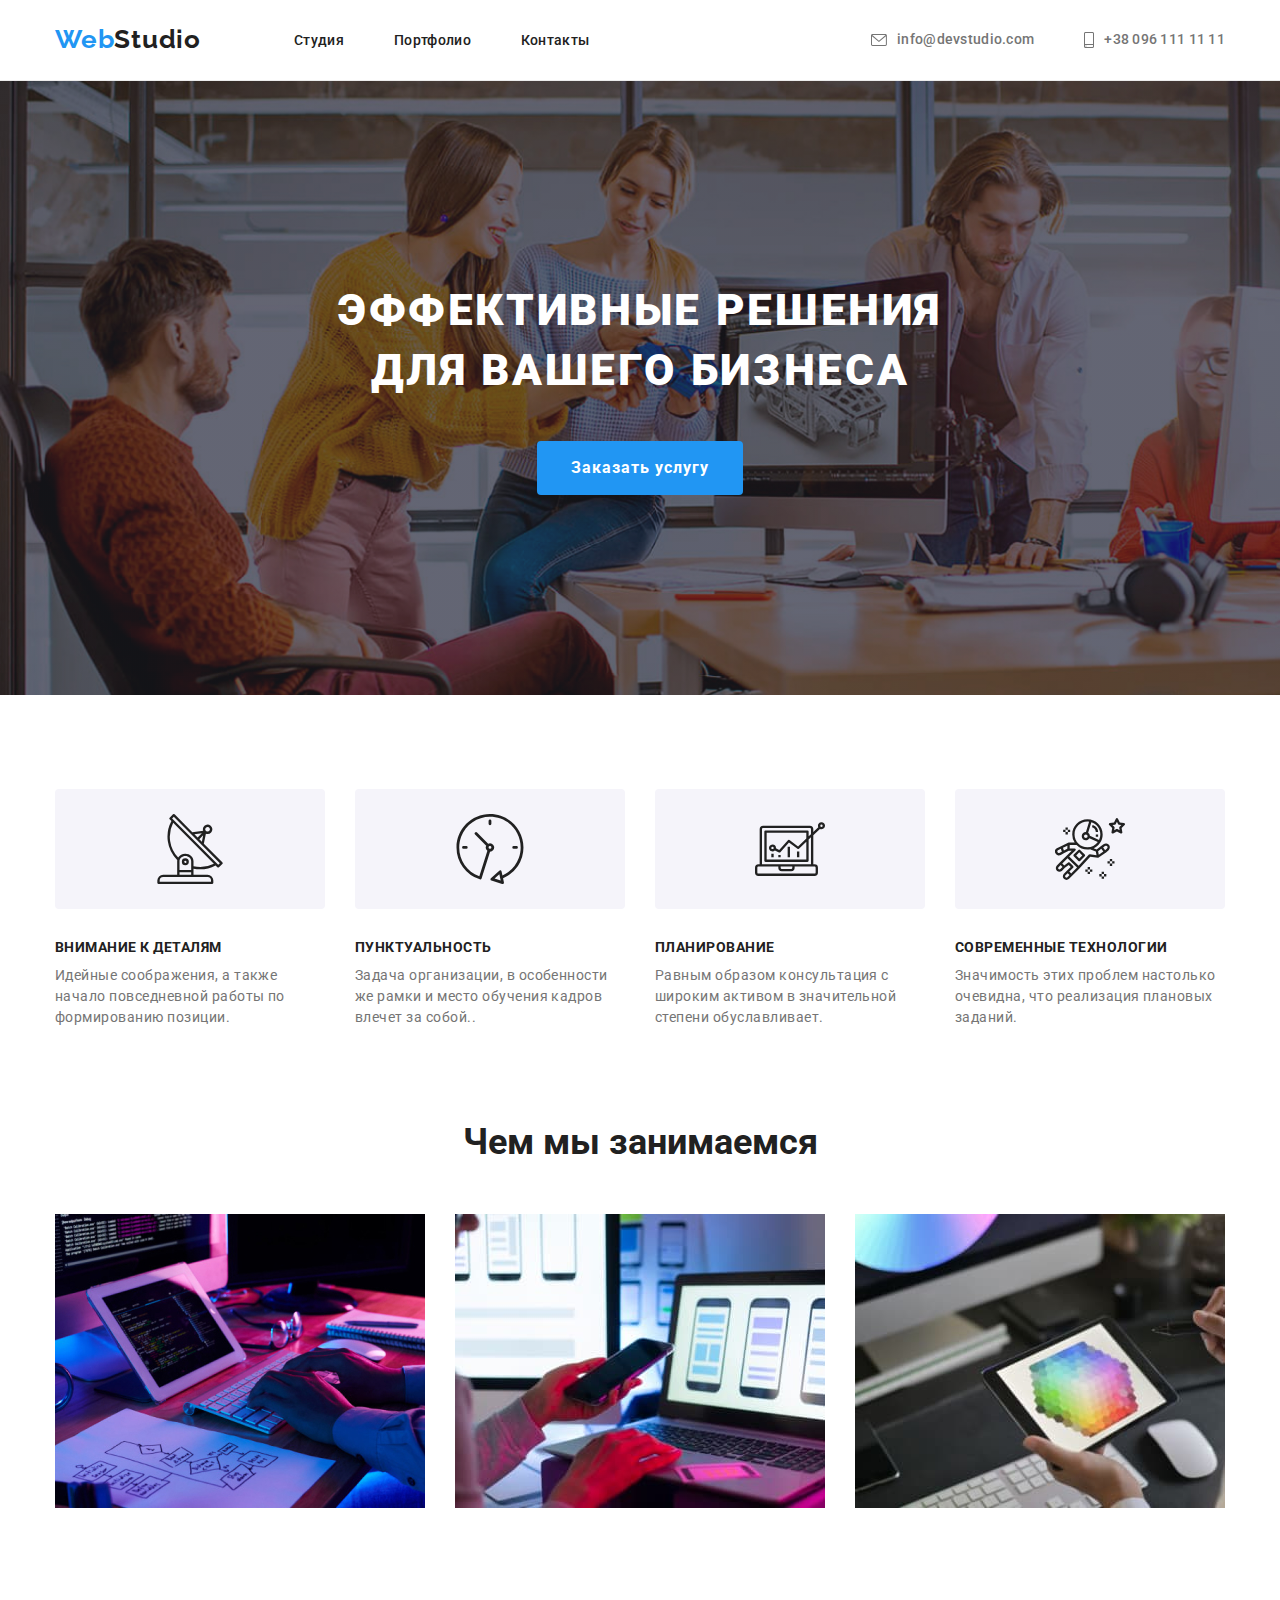
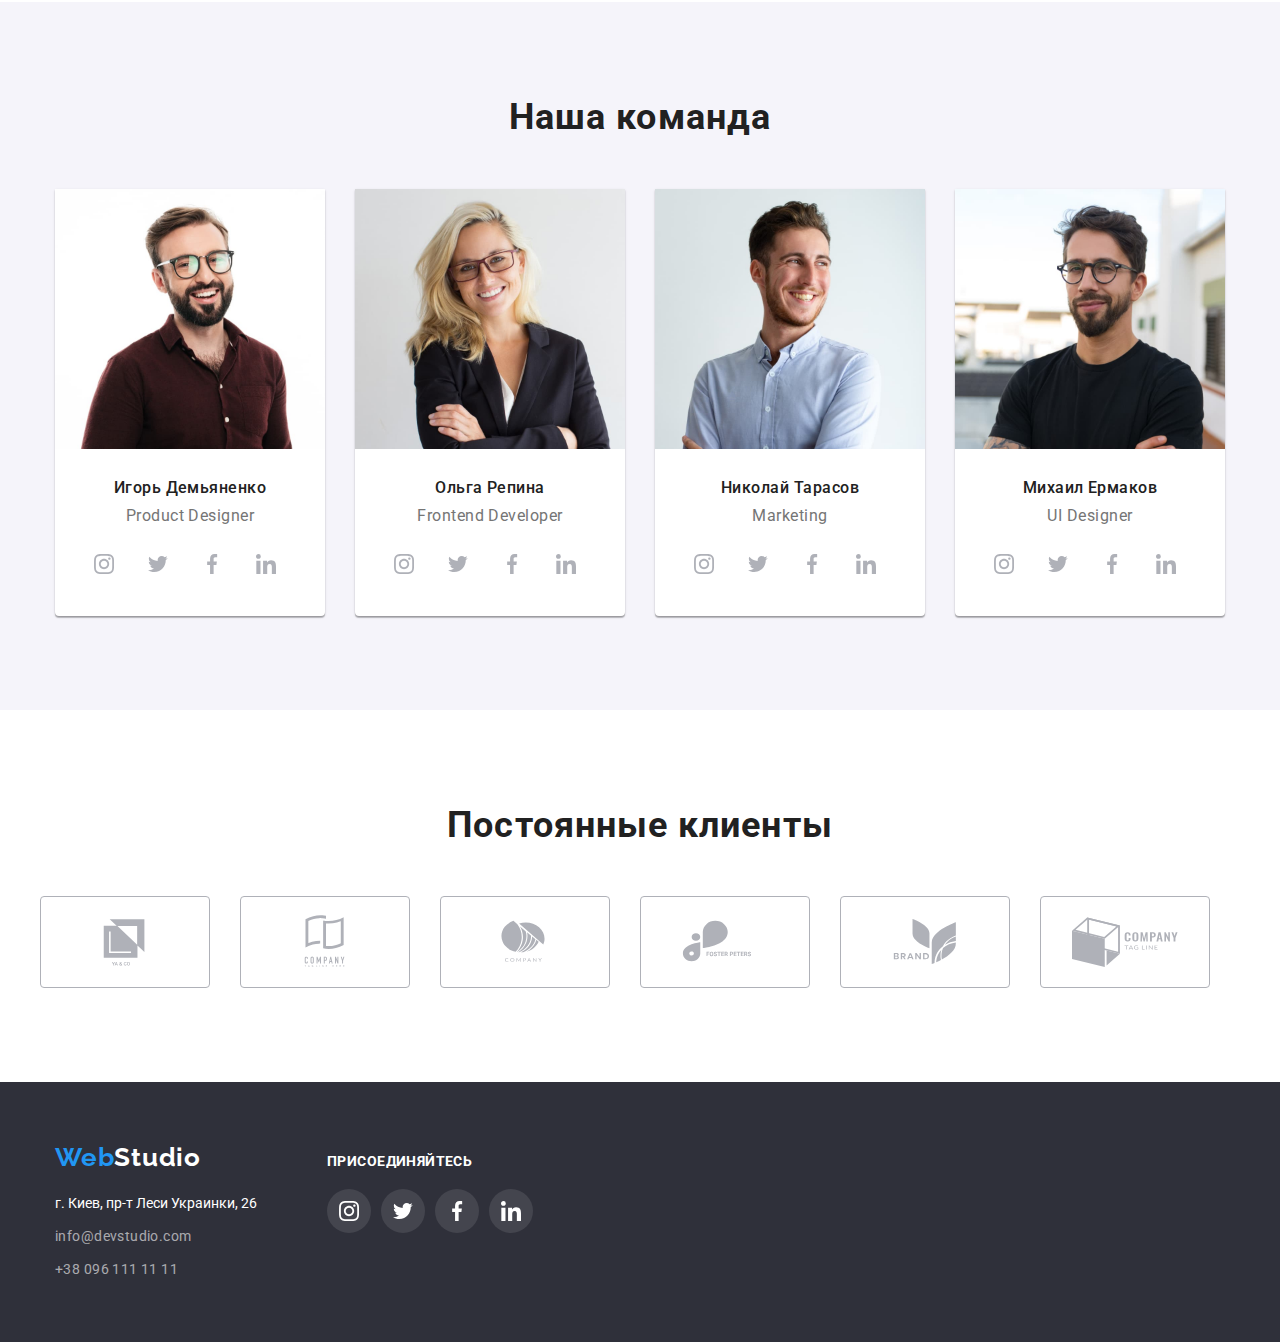
<file: index.html>
<!DOCTYPE html>
<html lang="ru">
  <head>
    <meta charset="UTF-8" />
    <meta http-equiv="X-UA-Compatible" content="IE=edge" />
    <meta name="viewport" content="width=device-width, initial-scale=1.0" />
    <title>goit-markup-hw-04</title>
    <link rel="preconnect" href="https://fonts.googleapis.com" />
    <link rel="preconnect" href="https://fonts.gstatic.com" crossorigin />
    <link
      href="https://fonts.googleapis.com/css2?family=Raleway:wght@700&family=Roboto:wght@400;500;700;900&display=swap"
      rel="stylesheet"
    />
    <link rel="stylesheet" href="https://cdnjs.cloudflare.com/ajax/libs/modern-normalize/1.1.0/modern-normalize.css" integrity="sha512-Y0MM+V6ymRKN2zStTqzQ227DWhhp4Mzdo6gnlRnuaNCbc+YN/ZH0sBCLTM4M0oSy9c9VKiCvd4Jk44aCLrNS5Q==" crossorigin="anonymous" referrerpolicy="no-referrer" />

    <link rel="stylesheet" href="styles/styles.css"/>
  </head>
  <body>
    <header class="header">
      <div class="container">
        <div class="container-nav-contacts">
      <a class="logo" href="/"> <span class="accent-logo"> Web</span>Studio </a>
        <nav>
        <ul class="nav list">
          <li class="nav-list"><a href="index.html">Cтудия</a></li>
          <li class="nav-list"><a href="portfolio.html">Портфолио</a></li>
          <li class="nav-list"><a href="">Контакты</a></li>
        </ul>
      </nav>
      <div class="contacts">
        <a class="email" href="info@devstudio.com"> <svg class="contact-icon" width="16" height="12"> <use href="./images/sprite.svg#icon-envelope"></use></svg>info@devstudio.com </a>
        <a class="phone-number" href="tel:+380961111111"> <svg class="contact-icon" width="10" height="16"> <use href="./images/sprite.svg#icon-smartphone"></use></svg>+38 096 111 11 11</a>
      </div>
    </div>
    </div>
    </header>

    <main>
      <section class="hero">
        <div class="container">
        <h1 class="hero-heading">
          Эффективные решения<br />
          для вашего бизнеса
        </h1>
        <button class="hero-button" type="button"><a href=""></a>Заказать услугу</button>
       
      </section>

      <section class="advantages section">
        <div class="container">
          <ul class="advantages-list">
            <li>
              <div class="advantages-icon-container">
              <svg class="advantage-icon" width="70" height="70"><use href="./images/sprite.svg#icon-antenna"></use></svg>
             </div>
              <h3 class="advantage-heading">
                Внимание к деталям</h3>
              <p class="advantage-paragraph">
                Идейные соображения, а также
                начало повседневной работы по
                формированию позиции.
              </p>
            </li>

            <li>
              <div class="advantages-icon-container">
                <svg class="advantage-icon" width="70" height="70"><use href="./images/sprite.svg#icon-clock"></use></svg>
               </div>
              <h3 class="advantage-heading">Пунктуальность</h3>
              <p class="advantage-paragraph">
                Задача организации, в 
                особенности же рамки и место обучения
                кадров влечет за собой..
              </p>
            </li>

            <li>
              <div class="advantages-icon-container">
                <svg class="advantage-icon" width="70" height="70"><use href="./images/sprite.svg#icon-diagram"></use></svg>
               </div>
              <h3 class="advantage-heading">Планирование</h3>
              <p class="advantage-paragraph">
                Равным образом консультация с
                широким активом в значительной 
                степени обуславливает.
              </p>
            </li>

            <li>
              <div class="advantages-icon-container">
              <svg class="advantage-icon" width="70" height="70"><use href="./images/sprite.svg#icon-astronaut"></use></svg>
             </div>
              <h3 class="advantage-heading">Современные технологии</h3>
              <p class="advantage-paragraph">
                Значимость этих проблем настолько 
                очевидна, что реализация плановых
                заданий.
              </p>
            </li>
          </ul>
        </div>
      </section>

      <section class="examples-section">
        <div class="container">
          <h2 class="offers">Чем мы занимаемся</h2>
          <ul class="offers-container">

            <li>
              <img
                src="images/first-image.jpg"
                width="370"
                alt="Человек печатает на клавиатуре"
              />
            </li>

            <li>
              <img
                src="images/second-image.jpg"
                width="370"
                alt="Человек смотрит в телефон"
              />
            </li>
            <li>

              <img
                src="images/third-image.jpg"
                width="370"
                alt="Человек рисует на планшете"
              />
            </li>
          </ul>
        </div>
      </section>

      <section class="team section">
        <div class="container">
          <h2 class="team-heading">Наша команда</h2>
          <ul class="team-list">
            <li>
              <img class="team-mate-image"
                src="images/igor-img.jpg"
                alt="Мужчина в очках"
                width="270"
              />
              <div class="team-container">
              <h3 class="team-mate">Игорь Демьяненко</h3>
              <p class="team-position">Product Designer</p>

                <ul class="team-links link">
                  <li class="">
                    <a 
                    href="./" 
                    class="social-link" 
                    target="_blank" 
                    aria-label="Instagram icon" 
                    rel="noopener noreferrer">
                    <svg class="social-icon"
                    width="20" 
                    height="20">
                      <use 
                      href="./images/sprite.svg#icon-instagram"></use>
                    </svg>
                    </a>
                  </li>

                  <li>
                    <a href="./" 
                    class="social-link" 
                    target="_blank" aria-label="twitter icon" 
                    rel="noopener noreferrer">
                    <svg class="social-icon"
                    width="20" 
                    height="20">
                    <use 
                    href="./images/sprite.svg#icon-twitter"></use>
                    </svg>
                    </a>
                  </li>

                  <li class="">
                    <a 
                    href="./" 
                    class="social-link" 
                    target="_blank" 
                    aria-label="Facebook icon" 
                    rel="noopener noreferrer">
                    <svg class="social-icon"
                    width="20" 
                    height="20">
                      <use 
                      href="./images/sprite.svg#icon-facebook"></use>
                    </svg>
                    </a>
                  </li>

                  <li class="">
                    <a 
                    href="./" 
                    class="social-link" 
                    target="_blank" 
                    aria-label="linkedin icon" 
                    rel="noopener noreferrer">
                   <svg class="social-icon"
                    width="20" 
                    height="20">
                      <use 
                      href="./images/sprite.svg#icon-linkedin"></use>
                    </svg>
                    </a>
                  </li>
                </ul>
                </div>
            </li>

            <li>
              <img class="team-mate-image"
                src="images/olga-img.jpg"
                width="270"
                alt="Девушка в очках и костюме"
              />
              <div class="team-container">
              <h3 class="team-mate">Ольга Репина</h3>
              <p class="team-position">Frontend Developer</p>
              <ul class="team-links link">

                <li class="">
                  <a 
                  href="./" 
                  class="social-link" 
                  target="_blank" 
                  aria-label="Instagram icon" 
                  rel="noopener noreferrer">
                  <svg class="social-icon"
                  width="20" 
                  height="20">
                    <use 
                    href="./images/sprite.svg#icon-instagram"></use>
                  </svg>
                  </a>
                </li>

                <li>
                  <a href="./" 
                  class="social-link" 
                  target="_blank" aria-label="twitter icon" 
                  rel="noopener noreferrer">
                  <svg class="social-icon"
                  width="20" 
                  height="20">
                  <use 
                  href="./images/sprite.svg#icon-twitter"></use>
                  </svg>
                  </a>
                </li>

                <li class="">
                  <a 
                  href="./" 
                  class="social-link" 
                  target="_blank" 
                  aria-label="Facebook icon" 
                  rel="noopener noreferrer">
                  <svg class="social-icon"
                  width="20" 
                  height="20">
                    <use 
                    href="./images/sprite.svg#icon-facebook"></use>
                  </svg>
                  </a>
                </li>

                <li class="">
                  <a 
                  href="./" 
                  class="social-link" 
                  target="_blank" 
                  aria-label="linkedin icon" 
                  rel="noopener noreferrer">
                  <svg class="social-icon"
                  width="20" 
                  height="20">
                    <use 
                    href="./images/sprite.svg#icon-linkedin"></use>
                  </svg>
                  </a>
                </li>
              </ul>
            </li>

            <li>
              <img class="team-mate-image"
                src="images/nikolay-img.jpg"
                alt="Улыбающийся мужчина"
                width="270"
              />

              <div class="team-container">
              <h3 class="team-mate">Николай Тарасов</h3>
              <p class="team-position">Marketing</p>
              <ul class="team-links link">

                <li class="">
                  <a 
                  href="./" 
                  class="social-link" 
                  target="_blank" 
                  aria-label="Instagram icon" 
                  rel="noopener noreferrer">
                  <svg class="social-icon"
                  width="20" 
                  height="20">
                    <use 
                    href="./images/sprite.svg#icon-instagram"></use>
                  </svg>
                  </a>
                </li>

                <li>
                  <a href="./" 
                  class="social-link" 
                  target="_blank" aria-label="twitter icon" 
                  rel="noopener noreferrer">
                  <svg class="social-icon"
                  width="20" 
                  height="20">
                  <use 
                  href="./images/sprite.svg#icon-twitter"></use>
                  </svg>
                  </a>
                </li>

                <li class="">
                  <a 
                  href="./" 
                  class="social-link" 
                  target="_blank" 
                  aria-label="Facebook icon" 
                  rel="noopener noreferrer">
                  <svg class="social-icon"
                  width="20" 
                  height="20">
                    <use 
                    href="./images/sprite.svg#icon-facebook"></use>
                  </svg>
                  </a>
                </li>

                <li class="">
                  <a 
                  href="./" 
                  class="social-link" 
                  target="_blank" 
                  aria-label="linkedin icon" 
                  rel="noopener noreferrer">
                  <svg class="social-icon"
                  width="20" 
                  height="20">
                    <use 
                    href="./images/sprite.svg#icon-linkedin"></use>
                  </svg>
                  </a>
                </li>
              </ul>
              </div>
            </li>
            
            <li>
              <img class="team-mate-image"
                src="images/mikhail-img.jpg"
                alt="Мужчина в очках"
                width="270"
              />
              <div class="team-container">
              <h3 class="team-mate">Михаил Ермаков</h3>
              <p class="team-position">UI Designer</p>
              <ul class="team-links link">

                <li class="">
                  <a 
                  href="./" 
                  class="social-link" 
                  target="_blank" 
                  aria-label="Instagram icon" 
                  rel="noopener noreferrer">
                  <svg class="social-icon"
                  width="20" 
                  height="20">
                    <use 
                    href="./images/sprite.svg#icon-instagram"></use>
                  </svg>
                  </a>
                </li>

                <li>
                  <a href="./" 
                  class="social-link" 
                  target="_blank" aria-label="twitter icon" 
                  rel="noopener noreferrer">
                  <svg class="social-icon"
                  width="20" 
                  height="20">
                  <use 
                  href="./images/sprite.svg#icon-twitter"></use>
                  </svg>
                  </a>
                </li>

                <li class="">
                  <a 
                  href="./" 
                  class="social-link" 
                  target="_blank" 
                  aria-label="Facebook icon" 
                  rel="noopener noreferrer">
                  <svg class="social-icon"
                  width="20" 
                  height="20">
                    <use 
                    href="./images/sprite.svg#icon-facebook"></use>
                  </svg>
                  </a>
                </li>

                <li class="">
                  <a 
                  href="./" 
                  class="social-link" 
                  target="_blank" 
                  aria-label="linkedin icon" 
                  rel="noopener noreferrer">
                  <svg class="social-icon"
                  width="20" 
                  height="20">
                    <use 
                    href="./images/sprite.svg#icon-linkedin"></use>
                  </svg>
                  </a>
                </li>
              </ul>
              </div>
            </li>
          </ul>
        </div>
      </section>

      <section class="clients section">
        <div class="container">
          <h2 class="clients-heading">Постоянные клиенты</h2>
          <ul class="clients list">
            <li class="client">
              <a href="">
              <svg class="client-icon" width="106" height="60">
                <use href="./images/sprite.svg#icon-client-1"></use>
              </svg>
            </a>
            </li>

            <li class="client">
              <a href="">
              <svg class="client-icon" width="106" height="60">
                <use href="./images/sprite.svg#icon-client-2"></use>
              </svg>
            </a>
          </li>

            <li class="client">
              <a href="">
              <svg class="client-icon" width="106" height="60">
                <use href="./images/sprite.svg#icon-client-3"></use>
              </svg>
            </a>
            </li>

            <li class="client">
              <a href="">
              <svg class="client-icon" width="106" height="60">
                <use href="./images/sprite.svg#icon-client-4"></use>
              </svg>
            </a>
            </li>

            <li class="client">
              <a href="">
              <svg class="client-icon" width="106" height="60">
                <use href="./images/sprite.svg#icon-client-5"></use>
              </svg>
            </a>
          </li>

            <li class="client">
              <a href="">
              <svg class="client-icon" width="106" height="60">
                <use href="./images/sprite.svg#icon-client-6"></use>
              </svg>
            </a>
          </li>
          </ul>
        </div>
      </section>
    </main>

    <footer class="bottom">
      <div class="footer-container container">
        <div class="adress-wrapper">
          <a class="logo-footer" href="">
            <span class="accent-logo">Web</span>Studio
          </a>
          
        <address class="address-list">г. Киев, пр-т Леси Украинки, 26</address>
        <a class="email-footer" href="info@devstudio.com">info@devstudio.com</a>
        <a class="phone" href="tel:+380961111111">+38 096 111 11 11</a>
        </div>

        
          <div class="social-links-footer">
          <h3 class="icons-footer-heading">ПРИСОЕДИНЯЙТЕСЬ</h3>
          <ul class="icons-footer list">
            <li class="link-footer"><a 
            href="./" 
            class="social-link-footer" 
            target="_blank" 
            aria-label="Instagram icon" 
            rel="noopener noreferrer">
            <svg class="social-icon"
            width="20" 
            height="20">
              <use 
              href="./images/sprite.svg#icon-instagram"></use>
            </svg>
            </a>
          </li>

          <li class="link-footer"><a 
            href="./" 
            class="social-link-footer" 
            target="_blank" 
            aria-label="Instagram icon" 
            rel="noopener noreferrer">
            <svg class="social-icon"
            width="20" 
            height="20">
              <use 
              href="./images/sprite.svg#icon-twitter"></use>
            </svg>
            </a>
          </li>

             <li class="link-footer"><a 
            href="./" 
            class="social-link-footer" 
            target="_blank" 
            aria-label="Instagram icon" 
            rel="noopener noreferrer">
            <svg class="social-icon"
            width="20" 
            height="20">
              <use 
              href="./images/sprite.svg#icon-facebook"></use>
            </svg>
            </a>
          </li>
          <li class="link-footer"><a 
            href="./" 
            class="social-link-footer" 
            target="_blank" 
            aria-label="Instagram icon" 
            rel="noopener noreferrer">
            <svg class="social-icon"
            width="20" 
            height="20">
              <use 
              href="./images/sprite.svg#icon-linkedin"></use>
            </svg>
            </a>
          </li>
          </ul>
        </div>
          
        </div>
      </div>
    </footer>
  </body>
</html>
</file>
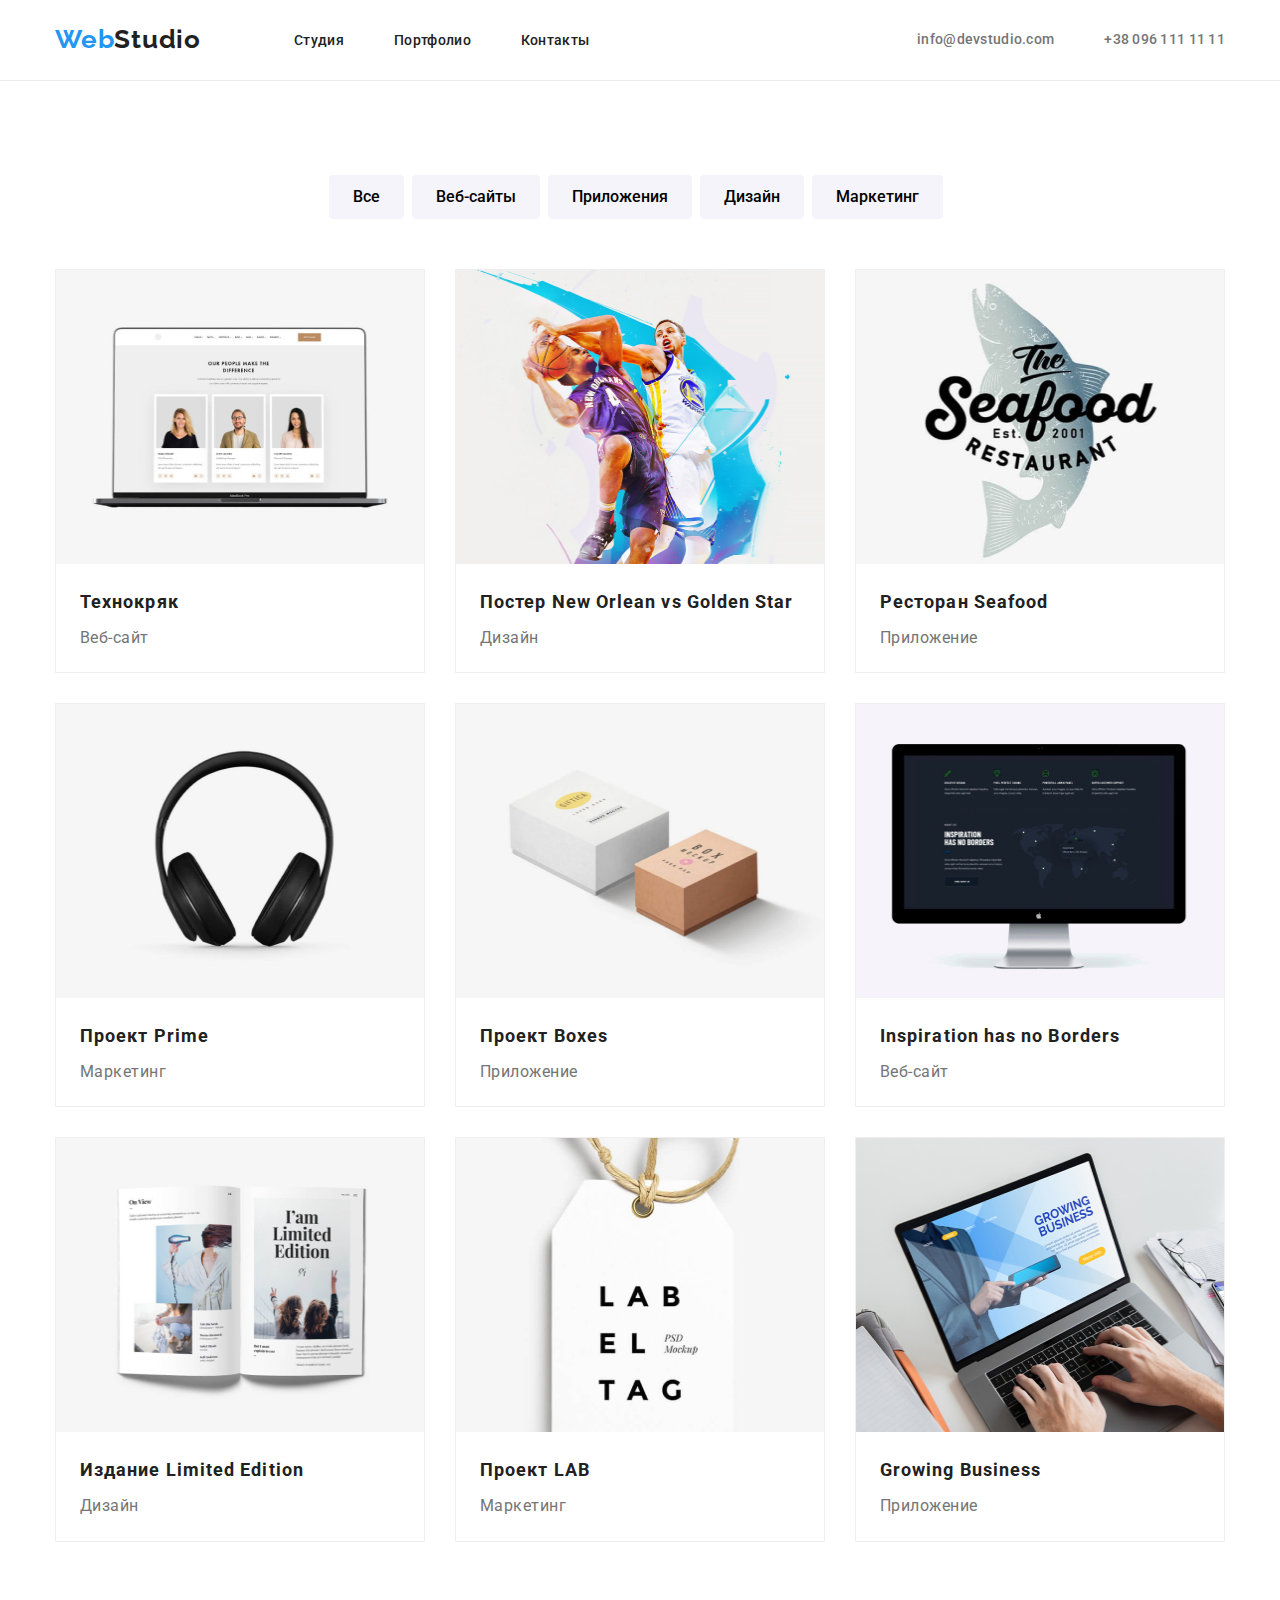
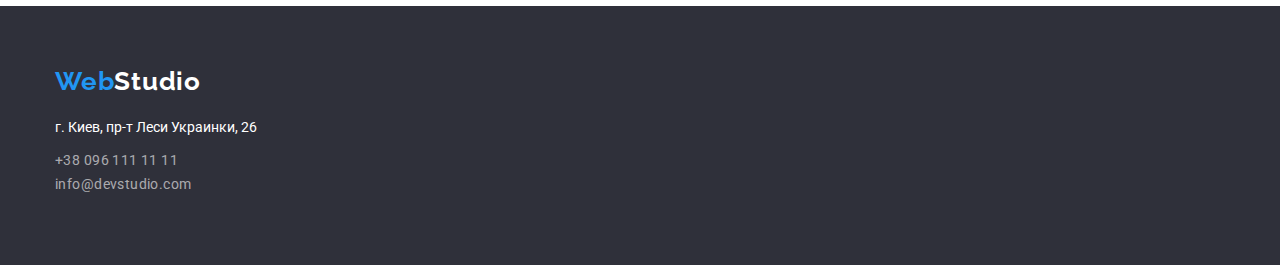
<file: portfolio.html>
<!DOCTYPE html>
<html lang="ru">
  <head>
    <meta charset="UTF-8" />
    <meta http-equiv="X-UA-Compatible" content="IE=edge" />
    <meta name="viewport" content="width=device-width, initial-scale=1.0" />
    <title>goit-markup-hw-03</title>
    <link rel="preconnect" href="https://fonts.googleapis.com" />
    <link rel="preconnect" href="https://fonts.gstatic.com" crossorigin />
    <link
      href="https://fonts.googleapis.com/css2?family=Raleway:wght@700&family=Roboto:wght@400;500;700;900&display=swap"
      rel="stylesheet"
    />
    <link rel="stylesheet" href="https://cdnjs.cloudflare.com/ajax/libs/modern-normalize/1.1.0/modern-normalize.css" integrity="sha512-Y0MM+V6ymRKN2zStTqzQ227DWhhp4Mzdo6gnlRnuaNCbc+YN/ZH0sBCLTM4M0oSy9c9VKiCvd4Jk44aCLrNS5Q==" crossorigin="anonymous" referrerpolicy="no-referrer" />

    <link rel="stylesheet" href="styles/styles.css"/>
  </head>
  <body>
    <header class="header">
      <div class="container">
        <div class="container-nav-contacts">
          <a class="logo" href="/">
            <span class="accent-logo"> Web</span>Studio
          </a>
          <nav>
            <ul class="nav list">
              <li class="nav-list"><a href="index.html">Cтудия</a></li>
              <li class="nav-list"><a href="portfolio.html">Портфолио</a></li>
              <li class="nav-list"><a href="">Контакты</a></li>
            </ul>
          </nav>

          <div class="contacts">
            <a class="email" href="info@devstudio.com">info@devstudio.com</a>
            <a class="phone-number" href="tel:+380961111111"
              >+38 096 111 11 11</a
            >
          </div>
        </div>
      </div>
    </header>
    <main>

      <section class="section">
        <div class="container">
        <ul class="buttons list">
          <li>
            <button class="nav-button" type="button">Все</button>
          </li>
          <li>
            <button class="nav-button" type="button">Веб-сайты</button>
          </li>
          <li>
            <button class="nav-button" type="button">Приложения</button>
          </li>
          <li>
            <button class="nav-button" type="button">Дизайн</button>
          </li>
          <li>
            <button class="nav-button" type="button">Маркетинг</button>
          </li>
        </div>
        </ul>

          <div class="container">
        <ul class="cards list">

          <li>
            <a class="card-link" href="">
              <img
                src="portfolio-images/pic-1.jpg"
                alt="Скриншот сайта на ноутбуке"
                width="370"
                height="294"
              />
              <div class="card-container">
              <h2 class="card-heading">Технокряк</h2>
              <p class="card-paragraph">Веб-сайт</p>
              </div>
            </a>
          </li>

          <li>
            <a class="card-link" href="">
              <img
                src="portfolio-images/pic-2.jpg"
                alt="Обложка с изображением баскетболистов"
                width="370"
                height="294"
              />
              <div class="card-container">
              <h2 class="card-heading">Постер New Orlean vs Golden Star</h2>
              <p class="card-paragraph">Дизайн</p>
              </div>
            </a>
          </li>

          <li>
            <a class="card-link" href="">
              <img
                src="portfolio-images/pic-3.jpg"
                alt="Эмблема рыбного ресторана"
                width="370"
                height="294"
              />
              <div class="card-container">
              <h2 class="card-heading">Ресторан Seafood</h2>
              <p class="card-paragraph">Приложение</p>
              </div>
            </a>
          </li>

          <li>
            <a class="card-link" href="">
              <img
                src="portfolio-images/pic-4.jpg"
                alt="Чёрные наушники"
                width="370"
                height="294"
              />
              <div class="card-container">
              <h2 class="card-heading">Проект Prime</h2>
              <p class="card-paragraph">Маркетинг</p>
              </div>
            </a>
          </li>

          <li>
            <a class="card-link" href="">
              <img
                src="portfolio-images/pic-5.jpg"
                alt="Изображение двух коробок"
                width="370"
                height="294"
              />
              <div class="card-container">
              <h2 class="card-heading">Проект Boxes</h2>
              <p class="card-paragraph">Приложение</p>
              </div>
            </a>
          </li>

          <li>
            <a class="card-link" href="">
              <img
                src="portfolio-images/pic-6.jpg"
                alt="Скриншот сайта на экране"
                width="370"
                height="294"
              />
              <div class="card-container">
              <h2 class="card-heading">Inspiration has no Borders</h2>
              <p class="card-paragraph">Веб-сайт</p>
              </div>
            </a>
          </li>

          <li>
            <a class="card-link" href="">
              <img
                src="portfolio-images/pic-7.jpg"
                alt="Фотография журнала"
                width="370"
                height="294"
              />
              <div class="card-container">
              <h2 class="card-heading">Издание Limited Edition</h2>
              <p class="card-paragraph">Дизайн</p>
              </div>
            </a>
          </li>

          <li>
            <a class="card-link" href="">
              <img
                src="portfolio-images/pic-8.jpg"
                alt="Бирка на белом фоне"
                width="370"
                height="294"
              />
              <div class="card-container">
              <h2 class="card-heading">Проект LAB</h2>
              <p class="card-paragraph">Маркетинг</p>
              </div>
            </a>
          </li>
          
          <li>
            <a class="card-link" href="">
              <img
                src="portfolio-images/pic-9.jpg"
                alt="Человек печатает на ноутбуке"
                width="370"
                height="294"
              />
              <div class="card-container">
              <h2 class="card-heading">Growing Business</h2>
              <p class="card-paragraph">Приложение</p>
              </div>
            </a>
          </li>
        </ul>
        </div>
      </section>
    </main>
    <footer class="bottom">
      <div class="container">
        <a class="logo-footer" href="">
          <span class="accent-logo">Web</span>Studio</a
        >
        <address class="address-list">г. Киев, пр-т Леси Украинки, 26</address>
        <div class="contacts-footer">    
          <a class="phone" href="tel:+380961111111">+38 096 111 11 11</a>
          <a class="email-footer" href="info@devstudio.com">info@devstudio.com</a>
        </div>
      </div>
    </footer>
  </body>
</html>
</file>
<file: styles/styles.css>
/* bg-color:  rgba(255, 255, 255, 1) */
/* main-text-color: rgba(33, 33, 33, 1) */
/* secondary-text-color: rgba(117, 117, 117, 1) */
/* bg-button-color: rgba(245, 244, 250, 1) */
/* bg-buttons-color-hover: rgba(33, 150, 243, 1) */
/* text-buttons-color-hover: rgba(255, 255, 255, 1) */
/* footer-color: rgba(47, 48, 58, 1) */
/* bg-hero-color: rgba(47, 48, 58, 1) */
/* font-size-logo: 26px */
/* contact-footer-color: rgba(255, 255, 255, 0.6); */

/* Загальні налаштування */

:root {
  --main-text-color: rgba(33, 33, 33, 1);
  --bg-color: rgba(255, 255, 255, 1);
  --secondary-text-color: rgba(117, 117, 117, 1);
  --bg-buttons-color-hover: rgba(33, 150, 243, 1);
  --text-buttons-color-hover: rgba(255, 255, 255, 1);
  --footer-color: rgba(47, 48, 58, 1);
  --footer-text-color: rgba(255, 255, 255, 1);
  --bg-hero-color: rgba(47, 48, 58, 1);
  --bg-button-color: rgba(245, 244, 250, 1);
  --font-size-logo: font-size: 26px;
  --contact-footer-color: rgba(255, 255, 255, 0.6);
  --icon-color: rgba(175, 177, 184, 1)
}
body {
  color: var(--main-text-color);
  background-color: var(--bg-color);
  font-family: Roboto, sans-serif;
}
h1, 
h2, 
h3, 
h4, 
h5, 
h6, 
p, 
ul {
  margin-left: 0;
  margin-top: 0;
  margin-bottom: 0;
}
img {
  display: block;
  max-width: 100%;
}
.list {
  list-style: none;
  text-decoration: none;
  padding: 0;
  margin: 0;
}
.section {
  padding-top: 94px;
}
.section:last-child {
  padding-bottom: 94px;
}
.container {
  margin-left: auto;
  margin-right: auto;
  width: 1200px;
  padding-left: 15px;
  padding-right: 15px;
  /* outline: 2px solid blueviolet; */
}
.link {
  list-style: none;
}

/* Налаштування логотипа */
.logo {
  display: flex;
  align-items: center;
  margin-right: 93px;
  padding-top: 24px;
  padding-bottom: 25px;
  color: var(--main-text-color);
  font-size: 26px;
  text-decoration: none;
  font-family: Raleway, sans-serif;
  font-weight: 700;
  letter-spacing: 0.03em;
  line-height: 1.17;
}
.accent-logo {
  color: var(--bg-buttons-color-hover);
  text-decoration: none;
}

.logo-footer{
  font-size: 26px;
  color: var(--bg-color);
  text-decoration: none;
  font-family: Raleway, sans-serif;
  font-weight: 700;
  letter-spacing: 0.03em;
  line-height: 1.17;
}

/* Налаштування хедера */
.header {
  border-bottom: 1px solid #ECECEC;
}

.nav {
  display: flex;
}
.nav .nav-list {
/* outline: 1px solid tomato; */
margin-right: 50px;
align-items: center;
letter-spacing: 0.02em;
}
.nav .nav-list:last-child {
  margin-right: auto;
}
.nav-list > a {
  font-size: 14px;
  line-height: 1.17;
  display: block;
  align-items: center;
  padding-top: 32px;
  padding-bottom: 32px;
  margin-right: 0;
  text-decoration: none;
  font-weight: 500;
  color: var(--main-text-color);
}
.nav-list > a:hover,
.nav-list > a:focus {
  color: var(--bg-buttons-color-hover);
  text-decoration: none;
}
.contacts > a:focus,
.contacts > a:hover {
  color: var(--bg-buttons-color-hover);
  text-decoration: none;
} 
.contacts {
  display: flex;
  margin-left: auto;
  align-items: center;
}
.container-nav-contacts {
  display: flex;
  align-items: center;
}
.contacts > a {
  /* outline: 2px solid gold; */
  display: flex;
  align-items: center;
  color: var(--secondary-text-color);
  font-size: 14px;
  text-decoration: none;
  font-weight: 500;
  letter-spacing: 0.02em;
  line-height: 1.14;
  letter-spacing: 0.02em;
  padding-top: 32px;
  padding-bottom: 32px;
}
.contact-icon {
  margin-right: 10px;
  fill: currentColor;
}

/* Для секції hero */

.hero {
  display: flex;
  text-align: center;
  background: linear-gradient(rgba(47, 48, 58, 0.4),rgba(47, 48, 58, 0.4)), url(../images/Img.jpg);
  background-repeat: no-repeat;
  margin-left: auto;
  margin-right: auto;
  padding-top: 200px;
  padding-bottom: 200px;  
  max-width: 1600px;
  background-size: cover;
}
.hero-heading {
  margin-bottom: 30px;
  color: var(--bg-color);
  font-size: 44px;
  text-align: center;
  line-height: 1.36;
  text-transform: uppercase;
  font-weight: 900;
  margin-bottom: 40px;
  letter-spacing: 0.06em;
}
.hero-button  {
  padding: 10px 32px 10px 32px;
  border-radius: 4px;
  border-color: transparent;
  background-color: var(--bg-buttons-color-hover);
  color: var(--bg-color);
  font-weight: 700;
  font-size: 16px;
  font-family: inherit;
  cursor: pointer;
  line-height: 1.87;
  max-width: 400px;
  max-height: 100px;
  min-width: 200px;
  min-height: 50px;
  letter-spacing: 0.06em;
}
.offers {
  color: var(--main-text-color);
  font-size: 36px;
  line-height: 1.16;
  text-align: center;
  letter-spacing: 0.03em
}

.contacts-footer > a {
  color: var(--contact-footer-color);
  font-size: 14px;
  text-decoration: none;
  font-weight: 400;
  letter-spacing: 0.03em;
  line-height: 1.7;
}

.phone {
  display: block;
  text-decoration: none;
  color: rgba(255, 255, 255, 0.6);
  letter-spacing: 00.03em;
  font-size: 14px;
  font-weight: 400;
  line-height: 1.7;
}

.phone:hover,
.phone:focus {
  color: var(--bg-buttons-color-hover);
}

.email {
  display: block;
  margin-right: 50px;
}

.email-footer {
  display: block;
  margin-bottom: 9px;
  text-decoration: none;
  color: rgba(255, 255, 255, 0.6);
  letter-spacing: 00.03em;
  font-size: 14px;
  font-weight: 400;
  line-height: 1.7;
}

.email-footer:focus, 
.email-footer:hover{
  color:var(--bg-buttons-color-hover)
}

/* Advantages налаштування */

.advantages-icon-container:focus .advantage-icon,
.advantages-icon-container:hover .advantage-icon {
  fill: var(--bg-buttons-color-hover);
}

.advantage-icon {
  fill: var(--main-text-color);
}

.advantages-icon-container {
  display: flex;
  background-color: rgba(245, 244, 250, 1);
  justify-content: center;
  align-items: center;
  margin-bottom: 30px;
  width: 270px;
  height: 120px;
  border-radius: 4px;
}

.advantages-icon-container:hover .advantage-icon 
.advantages-icon-container:focus .advantage-icon {
  fill: var(--bg-buttons-color-hover);
}

.advantages-list h3 {
  margin-bottom: 10px;
}

.advantages-list li {
  margin-right: 30px;
  width: 270px;
  list-style: none;
  letter-spacing: 0.03em;
}

.advantages-list li:last-child {
  margin-right: 0;
}

.advantages-list {
  padding: 0;
  display: flex;
  justify-content: space-around;
}

.advantage-heading {
  color: var(--main-text-color);
  font-size: 14px;
  font-weight: 700;
  line-height: 1.17;
  text-transform: uppercase;
}

.advantage-paragraph {
  color: var(--secondary-text-color);
  font-size: 14px;
  font-weight: 400;
  line-height: 1.5;
}

/* Приклади робіт */

.offers {
  margin-bottom: 50px;
  letter-spacing: 0px;
}

.offers-container li {
margin-right: 30px;
list-style: none;
}

.offers-container {
  padding-left: 0;
  display: flex;
  justify-content: space-between;
}

.offers-container li:last-child {
margin-right: 0px;
}

.examples-section {
  padding-top: 94px;
  padding-bottom: 94px;
}

.examples li {
  justify-content: space-between;
  list-style: none;
}

/* Команда ВебСтудії */

.team.section {
  background-color: var(--bg-button-color);
  padding-bottom: 94px;
}

.team-container {
  padding-top: 30px;
  padding-bottom: 30px;
}
.team-links {
  display: flex;
  justify-content: center;
  align-items: center;
  padding-left: 0;
}

.team-links > li {
  margin-right: 10px;
}

.team-list > li {
  background-color: var(--bg-color);
  box-shadow: 0px 1px 3px rgba(0, 0, 0, 0.12), 0px 1px 1px rgba(0, 0, 0, 0.14), 0px 2px 1px rgba(0, 0, 0, 0.2);
  border-radius: 0px 0px 4px 4px;
}

.team-list {
  text-align: center;
  padding-left: 0;
  display: flex;
  justify-content: space-between;
  list-style: none;
}

.team-heading {
  margin-bottom: 50px;
  text-align: center;
  font-size: 36px;
  font-weight: 700;
  line-height: 1.18;
  letter-spacing: 0.03em;
}

.team-mate {
  font-size: 16px;
  font-weight: 500;
  color: var(--main-text-color);
  line-height: 1.18;
  letter-spacing: 0.03em;
  margin-bottom: 10px;
}

.team-position {
  font-size: 16px;
  font-weight: 400;
  color: var(--secondary-text-color);
  letter-spacing: 0.03em;
  margin-bottom: 16px;
}

.social-link {
  display: flex;
  width: 44px;
  height: 44px;
  background-color: white;
  border-radius: 50%;
  justify-content: center;
  align-items: center;
  fill: rgba(175, 177, 184, 1);
}

.social-link:focus,
.social-link:hover {
  background-color: var(--bg-buttons-color-hover);
  fill: white;
}

/* Cекція клієнтів */

.clients-heading {
  text-align: center;
  margin-bottom: 50px;
  font-size: 36px;
  font-weight: 700;
  line-height: 1.17;
  letter-spacing: 0.03em;
}

.clients.list {
  display: flex;
  justify-content: center;
  align-items: center;
}

.client a {
  display: flex;
  justify-content: center;
  align-items: center;
  width: 170px;
  height: 92px;
  border: 1px solid #AFB1B8;
  border-radius: 4px;
  margin-right: 30px;
  cursor: pointer;
}

.client a:hover,
.client a:focus {
  border-color: var(--bg-buttons-color-hover);
}

.client:last-child {
margin-right: 0;
}

.client-icon {
  fill: var(--icon-color);
}
.client a:focus .client-icon,
.client a:hover .client-icon {
  fill: var(--bg-buttons-color-hover);
}

/* Сторінка Портфоліо */

/* Навігаційні кнопки карток */
.buttons.list {
  display: flex;
  justify-content: center;
  margin-bottom: 50px;
  letter-spacing: 0.03em;
}

.nav-button:focus,
.nav-button:hover {
  background-color: var(--bg-buttons-color-hover);
  color: var(--text-buttons-color-hover);
  border-color: var(--bg-buttons-color-hover);
  text-decoration: none;
  box-shadow: 0px 3px 1px rgba(0, 0, 0, 0.1), 0px 1px 2px rgba(0, 0, 0, 0.08), 0px 2px 2px rgba(0, 0, 0, 0.12);
}
.nav-button {
  display: inline-block;
  padding: 6px 22px 6px 22px;
  margin-right: 8px;
  border-radius: 4px;
  text-align: center;
  border-color: transparent;
  font-size: 16px;
  cursor: pointer;
  text-decoration: none;
  background-color: var(--bg-button-color);
  font-weight: 500;
  font-family: inherit;
  line-height: 1.7;
}

/* Картки вкладки портфоліо */
.card-link {
  text-decoration: none;
}
.cards.list  {
  display: flex;
  flex-wrap: wrap;
  /* outline: 1px solid red; */
  margin-right: -30px;
  margin-bottom: -30px;
}

.card-container {
  padding-top: 20px;
  padding-right: 24px;
  padding-bottom: 20px;
  padding-left: 24px;
}

.cards.list > li {
  margin-right: 30px;
  margin-bottom: 30px;
  /* outline: 1px solid red; */
  flex-basis: calc(100% / 3 - 30px);
  border: 1px solid #EEEEEE;
}
.cards.list > li:hover, 
.cards.list > li:focus {
  box-shadow: 0px 1px 1px rgba(0, 0, 0, 0.12), 0px 4px 4px rgba(0, 0, 0, 0.06), 1px 4px 6px rgba(0, 0, 0, 0.16);

}


.cards.list > li:nth-child(3n) {
  margin-right: 0;
}
.cards.list > li:nth-last-child(-n+3){
  margin-bottom: 0;
}

.card-heading:hover,
.card-heading:focus {
  color: var(--bg-buttons-color-hover);
  text-decoration: none;
}

.card-heading {
  color: var(--main-text-color);
  font-size: 18px;
  text-decoration: none;
  font-weight: 700;
  line-height: 2;
  margin-bottom: 4px;
  letter-spacing: 0.06em;
}

.card-paragraph:hover,
.card-paragraph:focus {
  color: var(--bg-buttons-color-hover);
  text-decoration: none;
}

.card-paragraph {
  color: var(--secondary-text-color);
  font-size: 16px;
  text-decoration: none;
  font-weight: 400;
  line-height: 1.77;
  letter-spacing: 0.03em;
}

/* Налаштування футера */
.bottom {
  background-color: var(--footer-color);
  text-decoration: none;
  padding-top: 60px;
  padding-bottom: 60px;
}
.address-list {
  margin-bottom: 9px;
  color: var(--footer-text-color);
  font-size: 14px;
  text-decoration: none;
  font-weight: 400;
  line-height: 1.71;
  font-style: normal;
}
.logo-footer {
  display: block;
  margin-bottom: 20px;
  letter-spacing: 0.03em;
}
.icons-footer {
  display: flex;
}

.footer-container.container {
display: flex;
align-items: baseline;
}
.icons-footer-heading {
  color: var(--bg-color);
  line-height: 1.17;
  letter-spacing: 0.03em;
  font-weight: 700;
  font-size: 14px;
  margin-bottom: 20px;
}
.adress-wrapper {
  margin-right: 70px;
}
.link-footer {
  margin-right: 10px;

}
.social-links-footer {
  display: flex;
  align-items: baseline;
  flex-direction: column;
}

.social-link-footer {
  display: flex;
  width: 44px;
  height: 44px;
  background-color: rgba(255, 255, 255, 0.1);
  fill: white;
  border-radius: 50%;
  justify-content: center;
  align-items: center;
}

.social-link-footer:hover, 
.social-link-footer:focus {
background-color: var(--bg-buttons-color-hover);
}
</file>
